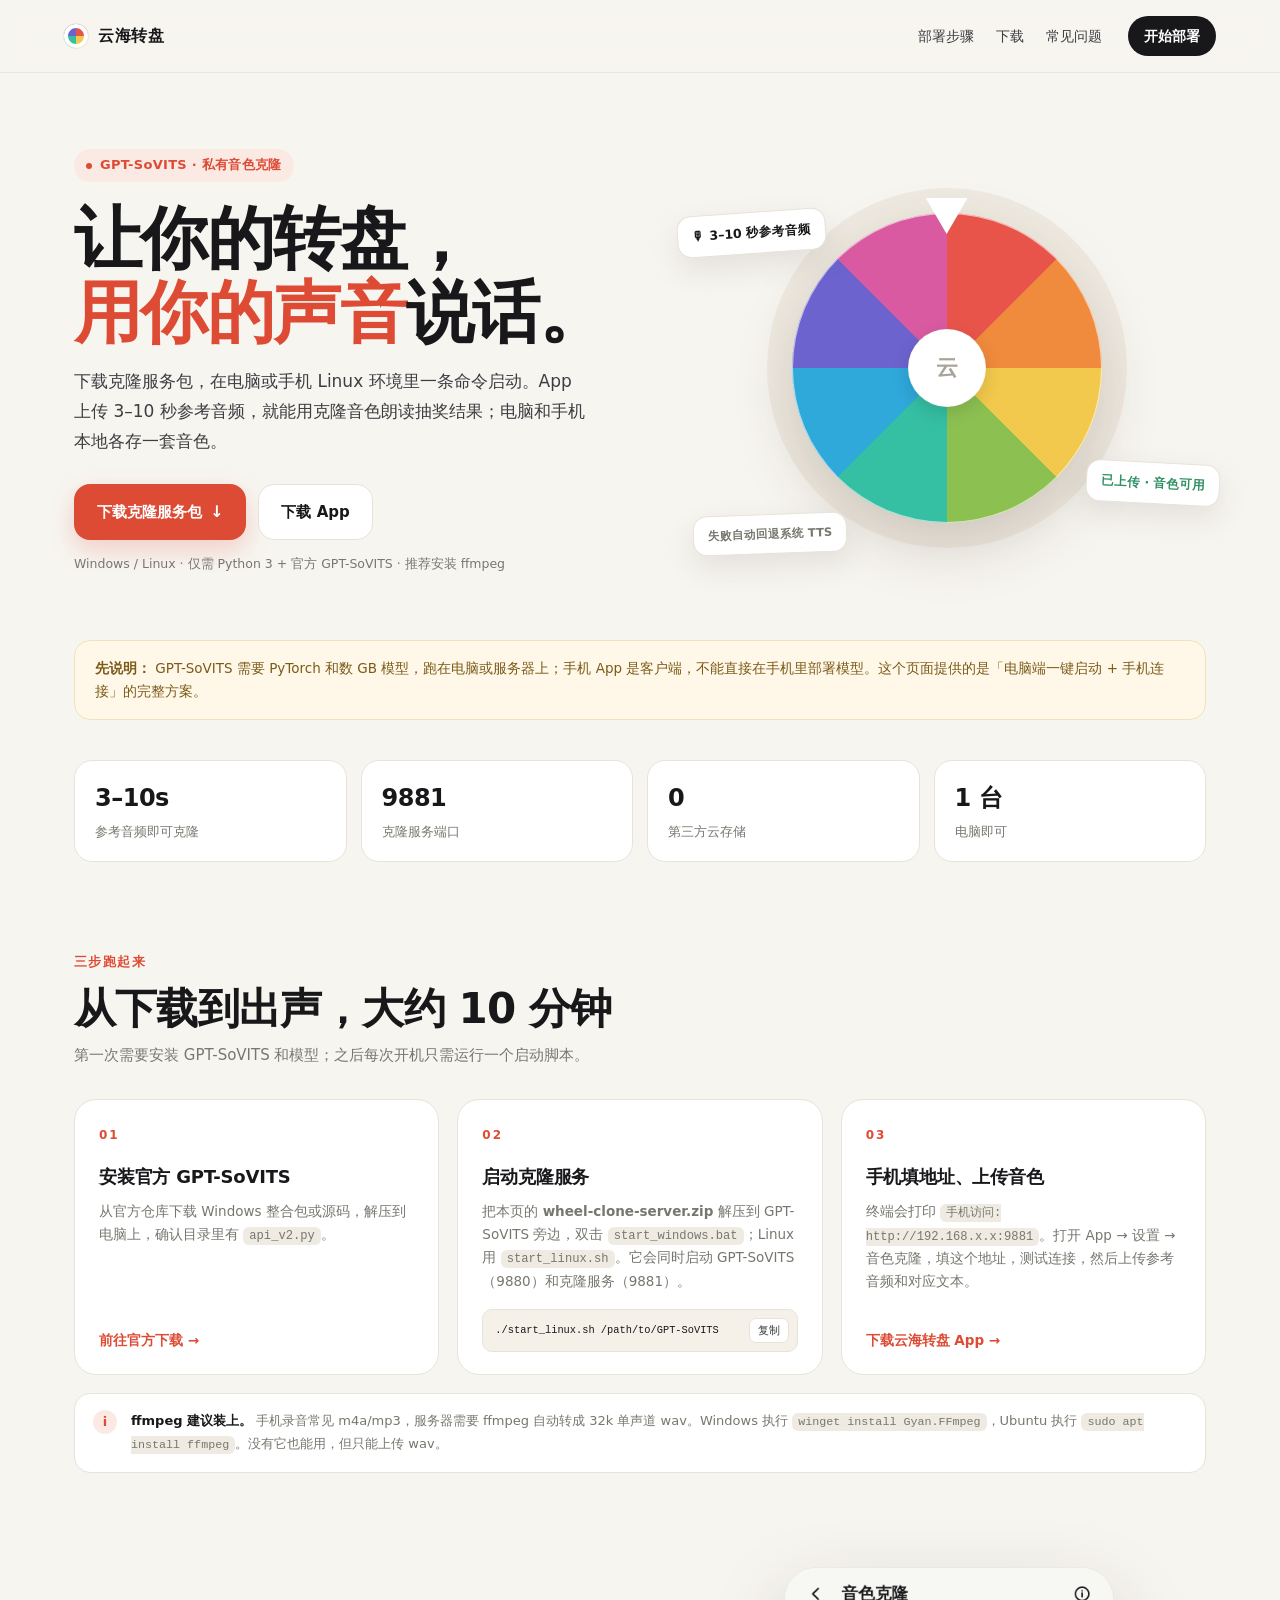
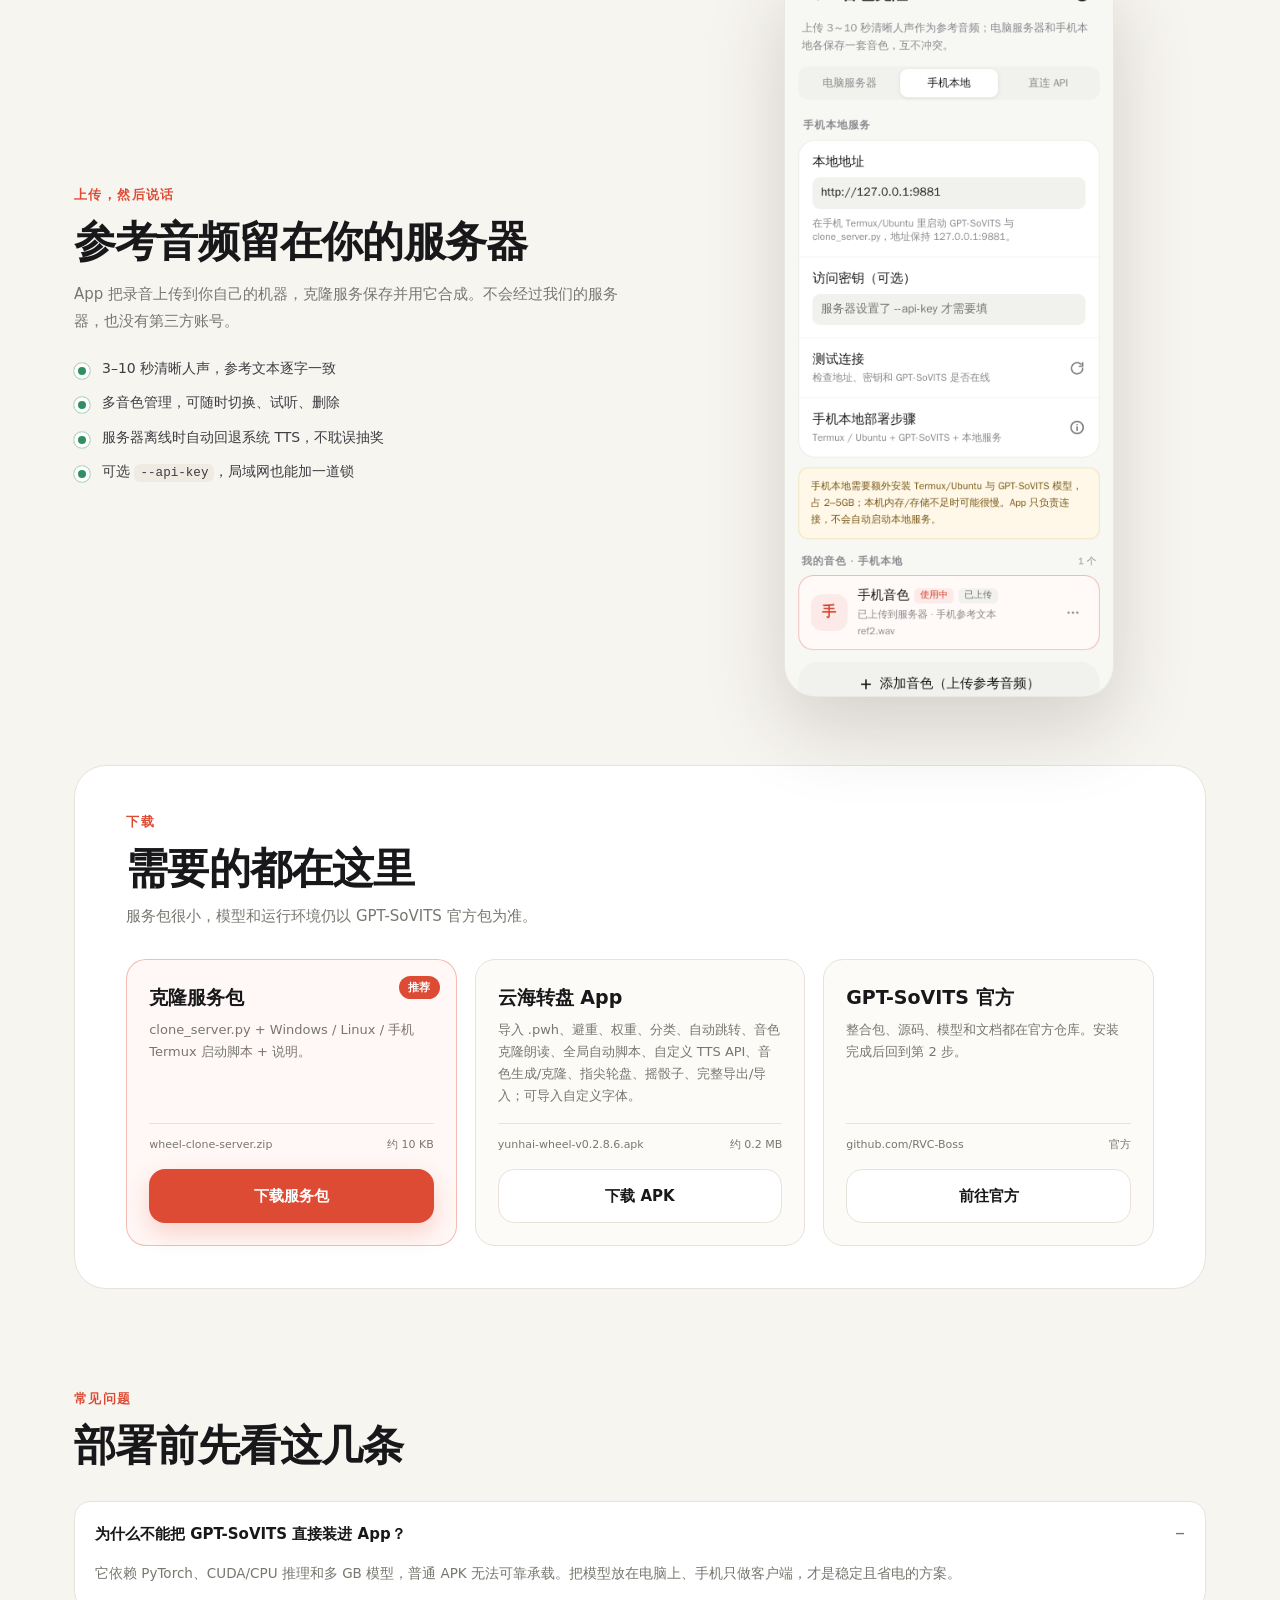
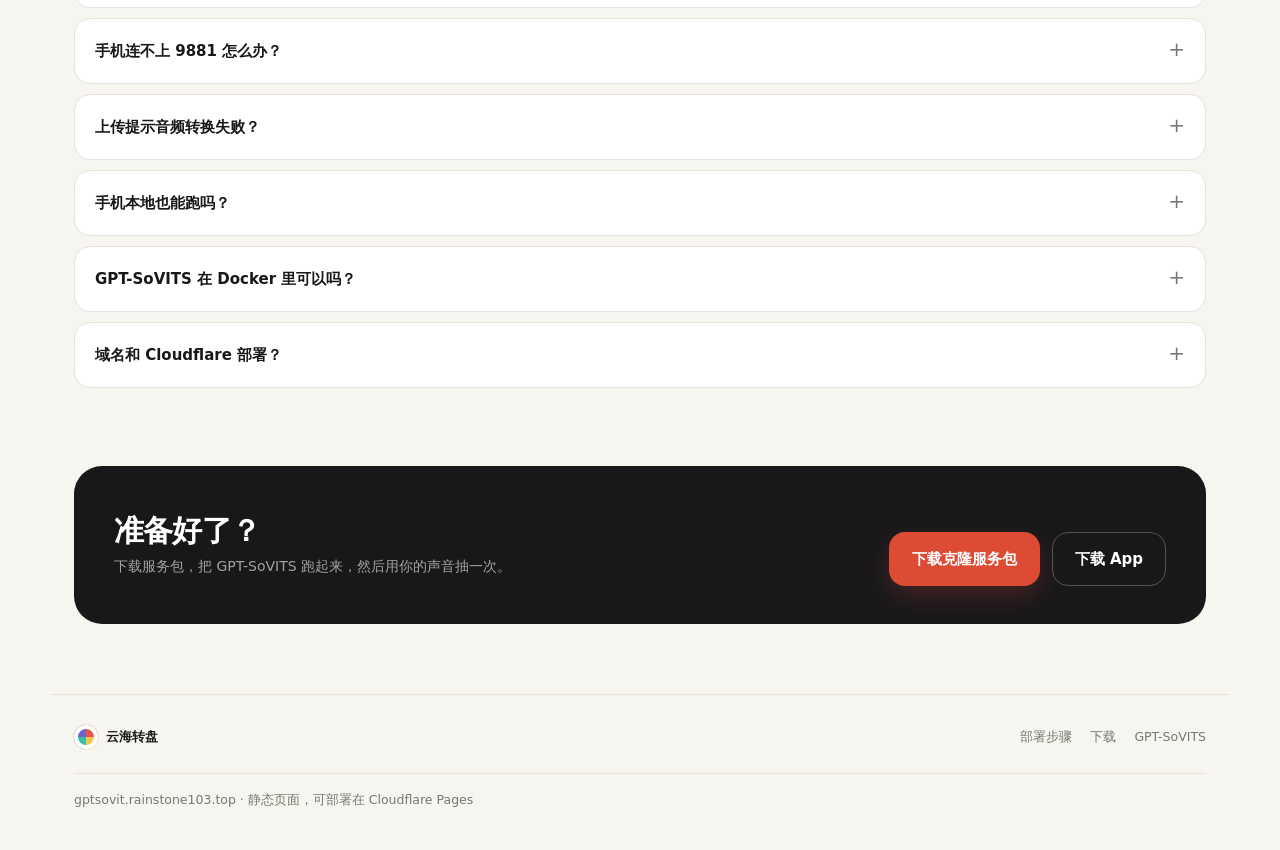
<file: site/index.html>
<!doctype html>
<html lang="zh-CN">
<head>
<meta charset="utf-8">
<meta name="viewport" content="width=device-width, initial-scale=1">
<title>云海转盘 · GPT-SoVITS 音色克隆部署</title>
<meta name="description" content="云海转盘配套的 GPT-SoVITS 音色克隆服务：下载一键启动包，在电脑上部署，手机上传 3–10 秒参考音频，用自己的声音朗读抽奖结果。">
<meta name="theme-color" content="#F7F5F0">
<meta property="og:title" content="云海转盘 · GPT-SoVITS 音色克隆部署">
<meta property="og:description" content="在电脑上跑起你的音色克隆服务，手机上传参考音频即可使用。">
<link rel="stylesheet" href="assets/style.css">
</head>
<body>
<header class="nav">
  <a class="brand" href="./">
    <span class="brand-wheel"></span>
    <span>云海转盘</span>
  </a>
  <nav class="nav-links">
    <a href="#steps">部署步骤</a>
    <a href="#downloads">下载</a>
    <a href="#faq">常见问题</a>
  </nav>
  <a class="nav-cta" href="#downloads">开始部署</a>
</header>

<main>
  <section class="hero">
    <div class="hero-copy">
      <div class="eyebrow"><span class="dot"></span> GPT-SoVITS · 私有音色克隆</div>
      <h1>让你的转盘，<br><span class="accent">用你的声音</span>说话。</h1>
      <p class="lead">下载克隆服务包，在电脑或手机 Linux 环境里一条命令启动。App 上传 3–10 秒参考音频，就能用克隆音色朗读抽奖结果；电脑和手机本地各存一套音色。</p>
      <div class="cta-row">
        <a class="btn primary" href="downloads/wheel-clone-server.zip" download>下载克隆服务包 <span class="arrow">↓</span></a>
        <a class="btn ghost" href="downloads/yunhai-wheel-v0.2.8.6.apk" download>下载 App</a>
      </div>
      <p class="fine">Windows / Linux · 仅需 Python 3 + 官方 GPT-SoVITS · 推荐安装 ffmpeg</p>
    </div>
    <div class="hero-art" aria-hidden="true">
      <div class="art-ring"></div>
      <div class="art-wheel">
        <div class="art-pointer"></div>
        <div class="art-hub">云</div>
      </div>
      <div class="float-card fc1">🎙 3–10 秒参考音频</div>
      <div class="float-card fc2">已上传 · 音色可用</div>
      <div class="float-card fc3">失败自动回退系统 TTS</div>
    </div>
  </section>

  <section class="notice">
    <div class="notice-inner">
      <strong>先说明：</strong> GPT-SoVITS 需要 PyTorch 和数 GB 模型，跑在电脑或服务器上；手机 App 是客户端，不能直接在手机里部署模型。这个页面提供的是「电脑端一键启动 + 手机连接」的完整方案。
    </div>
  </section>

  <section class="stats">
    <div><b>3–10s</b><span>参考音频即可克隆</span></div>
    <div><b>9881</b><span>克隆服务端口</span></div>
    <div><b>0</b><span>第三方云存储</span></div>
    <div><b>1 台</b><span>电脑即可</span></div>
  </section>

  <section id="steps" class="section">
    <div class="section-head">
      <span class="kicker">三步跑起来</span>
      <h2>从下载到出声，大约 10 分钟</h2>
      <p>第一次需要安装 GPT-SoVITS 和模型；之后每次开机只需运行一个启动脚本。</p>
    </div>

    <div class="steps">
      <article class="step">
        <div class="step-no">01</div>
        <h3>安装官方 GPT-SoVITS</h3>
        <p>从官方仓库下载 Windows 整合包或源码，解压到电脑上，确认目录里有 <code>api_v2.py</code>。</p>
        <a class="text-link" href="https://github.com/RVC-Boss/GPT-SoVITS/releases" target="_blank" rel="noopener">前往官方下载 →</a>
      </article>
      <article class="step">
        <div class="step-no">02</div>
        <h3>启动克隆服务</h3>
        <p>把本页的 <b>wheel-clone-server.zip</b> 解压到 GPT-SoVITS 旁边，双击 <code>start_windows.bat</code>；Linux 用 <code>start_linux.sh</code>。它会同时启动 GPT-SoVITS（9880）和克隆服务（9881）。</p>
        <div class="code-row">
          <code>./start_linux.sh /path/to/GPT-SoVITS</code>
          <button class="copy" data-copy="./start_linux.sh /path/to/GPT-SoVITS">复制</button>
        </div>
      </article>
      <article class="step">
        <div class="step-no">03</div>
        <h3>手机填地址、上传音色</h3>
        <p>终端会打印 <code>手机访问: http://192.168.x.x:9881</code>。打开 App → 设置 → 音色克隆，填这个地址，测试连接，然后上传参考音频和对应文本。</p>
        <a class="text-link" href="downloads/yunhai-wheel-v0.2.8.6.apk" download>下载云海转盘 App →</a>
      </article>
    </div>

    <div class="tip">
      <div class="tip-icon">i</div>
      <div><b>ffmpeg 建议装上。</b> 手机录音常见 m4a/mp3，服务器需要 ffmpeg 自动转成 32k 单声道 wav。Windows 执行 <code>winget install Gyan.FFmpeg</code>，Ubuntu 执行 <code>sudo apt install ffmpeg</code>。没有它也能用，但只能上传 wav。</div>
    </div>
  </section>

  <section class="section split">
    <div class="split-copy">
      <span class="kicker">上传，然后说话</span>
      <h2>参考音频留在你的服务器</h2>
      <p>App 把录音上传到你自己的机器，克隆服务保存并用它合成。不会经过我们的服务器，也没有第三方账号。</p>
      <ul class="checks">
        <li>3–10 秒清晰人声，参考文本逐字一致</li>
        <li>多音色管理，可随时切换、试听、删除</li>
        <li>服务器离线时自动回退系统 TTS，不耽误抽奖</li>
        <li>可选 <code>--api-key</code>，局域网也能加一道锁</li>
      </ul>
    </div>
    <div class="phone-shot">
      <img src="assets/screen-voice.png" alt="云海转盘音色克隆界面" loading="lazy">
    </div>
  </section>

  <section id="downloads" class="section downloads">
    <div class="section-head">
      <span class="kicker">下载</span>
      <h2>需要的都在这里</h2>
      <p>服务包很小，模型和运行环境仍以 GPT-SoVITS 官方包为准。</p>
    </div>
    <div class="dl-grid">
      <article class="dl-card featured">
        <div class="dl-tag">推荐</div>
        <h3>克隆服务包</h3>
        <p>clone_server.py + Windows / Linux / 手机 Termux 启动脚本 + 说明。</p>
        <div class="dl-meta"><span>wheel-clone-server.zip</span><span>约 10 KB</span></div>
        <a class="btn primary block" href="downloads/wheel-clone-server.zip" download>下载服务包</a>
      </article>
      <article class="dl-card">
        <h3>云海转盘 App</h3>
        <p>导入 .pwh、避重、权重、分类、自动跳转、音色克隆朗读、全局自动脚本、自定义 TTS API、音色生成/克隆、指尖轮盘、摇骰子、完整导出/导入；可导入自定义字体。</p>
        <div class="dl-meta"><span>yunhai-wheel-v0.2.8.6.apk</span><span>约 0.2 MB</span></div>
        <a class="btn ghost block" href="downloads/yunhai-wheel-v0.2.8.6.apk" download>下载 APK</a>
      </article>
      <article class="dl-card">
        <h3>GPT-SoVITS 官方</h3>
        <p>整合包、源码、模型和文档都在官方仓库。安装完成后回到第 2 步。</p>
        <div class="dl-meta"><span>github.com/RVC-Boss</span><span>官方</span></div>
        <a class="btn ghost block" href="https://github.com/RVC-Boss/GPT-SoVITS/releases" target="_blank" rel="noopener">前往官方</a>
      </article>
    </div>
  </section>

  <section id="faq" class="section faq">
    <div class="section-head">
      <span class="kicker">常见问题</span>
      <h2>部署前先看这几条</h2>
    </div>
    <details open>
      <summary>为什么不能把 GPT-SoVITS 直接装进 App？</summary>
      <p>它依赖 PyTorch、CUDA/CPU 推理和多 GB 模型，普通 APK 无法可靠承载。把模型放在电脑上、手机只做客户端，才是稳定且省电的方案。</p>
    </details>
    <details>
      <summary>手机连不上 9881 怎么办？</summary>
      <p>确认手机和电脑在同一 Wi-Fi；确认终端打印的 IP；在电脑浏览器打开 <code>http://127.0.0.1:9881/health</code> 自检；Windows 防火墙第一次弹窗要选“允许”；公司/酒店网络可能隔离设备。</p>
    </details>
    <details>
      <summary>上传提示音频转换失败？</summary>
      <p>服务器缺少 ffmpeg。安装 ffmpeg 并重新启动服务；或先把音频转成 wav 再上传。</p>
    </details>
    <details>
      <summary>手机本地也能跑吗？</summary>
      <p>可以，但需要 Termux 或 Ubuntu 环境，先安装 GPT-SoVITS 和模型，再运行 <code>start_phone.sh</code>，App 地址填 <code>http://127.0.0.1:9881</code>。手机没有 GPU，合成会比电脑慢很多；存储/内存不足时不建议。</p>
    </details>
    <details>
      <summary>GPT-SoVITS 在 Docker 里可以吗？</summary>
      <p>可以，但克隆服务和 GPT-SoVITS 必须能看到同一份 <code>voices/</code> 目录，并把容器内路径配置一致；否则 GPT-SoVITS 找不到参考音频。最容易成功的是两者都跑在宿主机上。</p>
    </details>
    <details>
      <summary>域名和 Cloudflare 部署？</summary>
      <p>这个页面是纯静态站点，可直接上传到 Cloudflare Pages。把项目自定义域名设为 <code>gptsovit.rainstone103.top</code>，Cloudflare 会自动创建 CNAME；如果域名 DNS 不在 Cloudflare，需要在当前 DNS 服务商添加 CNAME 指向 <code>&lt;项目&gt;.pages.dev</code>。</p>
    </details>
  </section>

  <section class="final-cta">
    <div>
      <h2>准备好了？</h2>
      <p>下载服务包，把 GPT-SoVITS 跑起来，然后用你的声音抽一次。</p>
    </div>
    <div class="cta-row">
      <a class="btn primary" href="downloads/wheel-clone-server.zip" download>下载克隆服务包</a>
      <a class="btn ghost" href="downloads/yunhai-wheel-v0.2.8.6.apk" download>下载 App</a>
    </div>
  </section>
</main>

<footer>
  <div class="foot-brand"><span class="brand-wheel"></span> 云海转盘</div>
  <div class="foot-links">
    <a href="#steps">部署步骤</a>
    <a href="#downloads">下载</a>
    <a href="https://github.com/RVC-Boss/GPT-SoVITS" target="_blank" rel="noopener">GPT-SoVITS</a>
  </div>
  <div class="foot-note">gptsovit.rainstone103.top · 静态页面，可部署在 Cloudflare Pages</div>
</footer>

<script src="assets/app.js"></script>
</body>
</html>
</file>
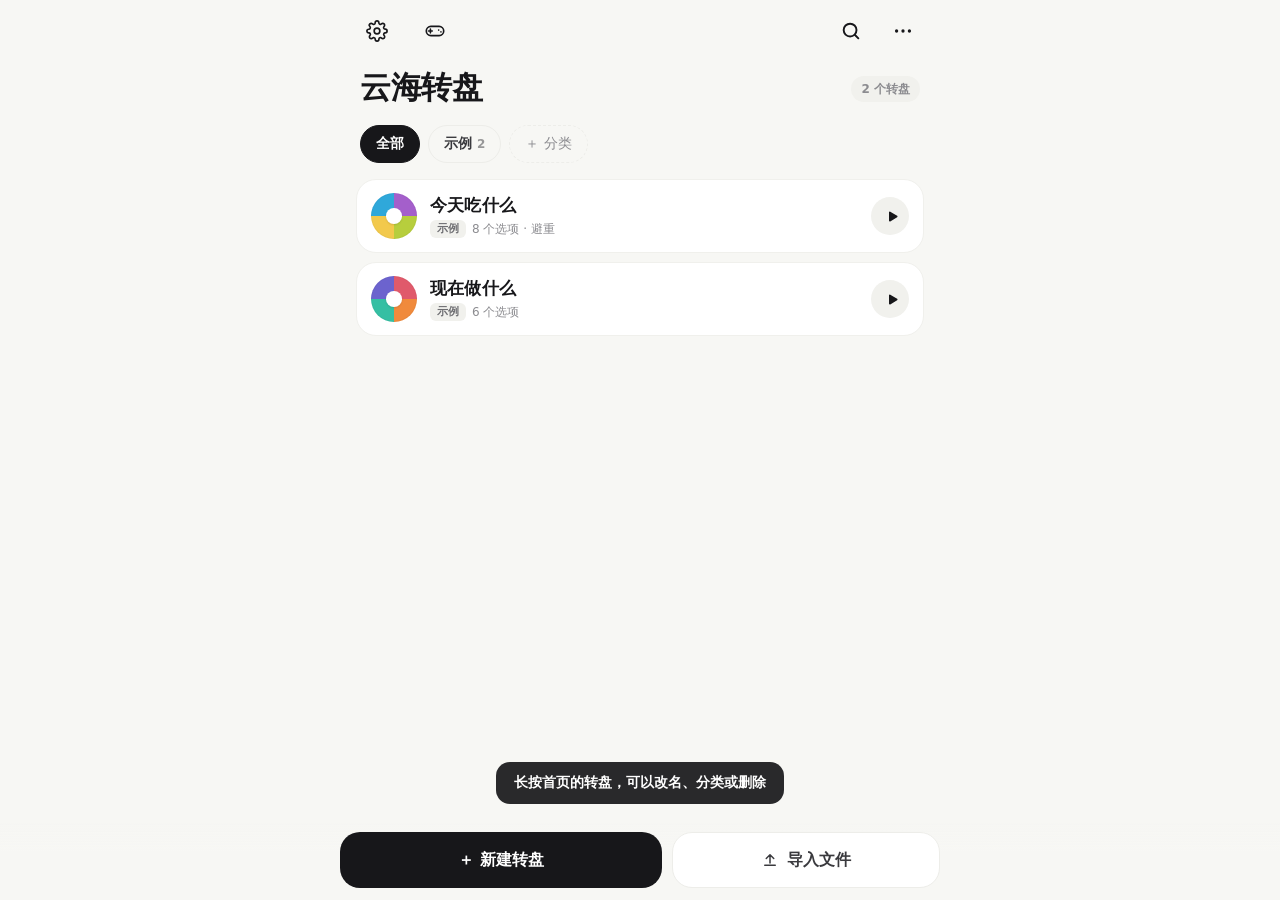
<file: web/index.html>
<!doctype html>
<html lang="zh-CN">
<head>
<meta charset="utf-8">
<meta name="viewport" content="width=device-width, initial-scale=1, maximum-scale=1, user-scalable=no, viewport-fit=cover">
<meta name="theme-color" content="#F7F7F4">
<title>云海转盘</title>
<link rel="stylesheet" href="app.css">
</head>
<body>
<div id="app"></div>
<div id="overlay-root"></div>
<div id="toast" role="status"></div>
<script src="js/core.js"></script>
<script src="js/home.js"></script>
<script src="js/wheel.js"></script>
<script src="js/editor.js"></script>
<script src="js/rules.js"></script>
<script src="js/categories.js"></script>
<script src="js/settings.js"></script>
<script src="js/voices.js"></script>
<script src="js/script.js"></script>
<script src="js/script-engine.js"></script>
<script src="js/script-modules.js"></script>
<script src="js/history.js"></script>
<script src="js/fun.js"></script>
<script src="js/ttsfiles.js"></script>
<script src="js/aitrans.js"></script>
<script src="js/boot.js"></script>
</body>
</html>
</file>
<file: site/assets/style.css>
:root{
  --bg:#F7F5F0;
  --paper:#FFFFFF;
  --ink:#18181B;
  --ink-2:#3D3D42;
  --sub:#77776F;
  --line:#E7E3DA;
  --accent:#DE4B35;
  --accent-soft:#FBE9E4;
  --green:#2F8F62;
  --r:22px;
}
*{box-sizing:border-box}
html{scroll-behavior:smooth}
body{
  margin:0;background:var(--bg);color:var(--ink);
  font-family:-apple-system,BlinkMacSystemFont,"PingFang SC","HarmonyOS Sans SC","Noto Sans SC","Source Han Sans SC",system-ui,sans-serif;
  -webkit-font-smoothing:antialiased;line-height:1.6;
}
a{color:inherit;text-decoration:none}
img{max-width:100%;display:block}
code{font-family:"SFMono-Regular",Consolas,"Liberation Mono",monospace;font-size:.9em;background:#EFEBE3;border-radius:6px;padding:2px 6px}
.nav{
  position:sticky;top:0;z-index:20;display:flex;align-items:center;gap:26px;
  padding:16px max(24px,5vw);background:rgba(247,245,240,.88);backdrop-filter:blur(14px);
  border-bottom:1px solid rgba(231,227,218,.7);
}
.brand{display:flex;align-items:center;gap:10px;font-weight:800;letter-spacing:.5px}
.brand-wheel{width:24px;height:24px;border-radius:50%;display:inline-block;background:conic-gradient(#E8544A 0 25%,#F2C94C 0 50%,#35BFA3 0 75%,#6C63CE 0 100%);box-shadow:inset 0 0 0 4px #fff,0 0 0 1px rgba(0,0,0,.06)}
.nav-links{display:flex;gap:22px;margin-left:auto;font-size:14px;color:var(--ink-2)}
.nav-links a:hover{color:var(--accent)}
.nav-cta{font-size:14px;font-weight:700;background:var(--ink);color:#fff;padding:9px 16px;border-radius:999px}
.nav-cta:hover{background:#000}
main{max-width:1180px;margin:0 auto;padding:0 24px}
.hero{display:grid;grid-template-columns:1.05fr .95fr;gap:40px;align-items:center;padding:76px 0 46px}
.eyebrow{display:inline-flex;align-items:center;gap:8px;font-size:13px;font-weight:700;color:var(--accent);background:var(--accent-soft);border-radius:999px;padding:6px 12px;letter-spacing:.3px}
.dot{width:6px;height:6px;border-radius:50%;background:var(--accent)}
h1{font-size:clamp(40px,5.4vw,68px);line-height:1.08;letter-spacing:-1.6px;margin:20px 0 18px;font-weight:900}
.accent{color:var(--accent)}
.lead{font-size:17px;color:var(--ink-2);max-width:520px;line-height:1.75}
.cta-row{display:flex;gap:12px;flex-wrap:wrap;margin-top:28px}
.btn{display:inline-flex;align-items:center;justify-content:center;gap:8px;padding:14px 22px;border-radius:16px;font-weight:750;font-size:15px;border:1px solid transparent;transition:transform .15s,background .15s;cursor:pointer}
.btn:active{transform:scale(.98)}
.btn.primary{background:var(--accent);color:#fff;box-shadow:0 10px 24px rgba(222,75,53,.22)}
.btn.primary:hover{background:#c93f2a}
.btn.ghost{background:var(--paper);border-color:var(--line);color:var(--ink)}
.btn.ghost:hover{border-color:#D6D0C4}
.btn.block{width:100%;margin-top:16px}
.arrow{font-size:16px}
.fine{font-size:12.5px;color:var(--sub);margin-top:14px}
.hero-art{position:relative;height:420px;display:flex;align-items:center;justify-content:center}
.art-ring{position:absolute;width:360px;height:360px;border-radius:50%;background:#EFEAE1}
.art-wheel{position:relative;width:310px;height:310px;border-radius:50%;background:conic-gradient(#E8544A 0 12.5%,#F08A3C 0 25%,#F2C94C 0 37.5%,#8CC152 0 50%,#35BFA3 0 62.5%,#2FA8DA 0 75%,#6C63CE 0 87.5%,#D95AA0 0 100%);box-shadow:0 24px 60px rgba(60,45,30,.18),inset 0 0 0 1px rgba(255,255,255,.6)}
.art-hub{position:absolute;left:50%;top:50%;transform:translate(-50%,-50%);width:78px;height:78px;border-radius:50%;background:#fff;display:flex;align-items:center;justify-content:center;font-weight:900;font-size:22px;color:#A9A399;box-shadow:0 6px 18px rgba(0,0,0,.12),inset 0 0 0 1px rgba(0,0,0,.03);z-index:2}
.art-pointer{position:absolute;left:50%;top:-15px;transform:translateX(-50%);width:42px;height:36px;background:#fff;clip-path:polygon(50% 100%,0 0,100% 0);filter:drop-shadow(0 6px 7px rgba(0,0,0,.18));z-index:3}
.float-card{position:absolute;background:#fff;border:1px solid var(--line);border-radius:14px;padding:10px 14px;font-size:12.5px;font-weight:650;box-shadow:0 12px 30px rgba(60,45,30,.1);white-space:nowrap}
.fc1{left:-10px;top:54px;rotate:-4deg}
.fc2{right:-14px;bottom:74px;rotate:3deg;color:var(--green)}
.fc3{left:6px;bottom:24px;rotate:-2deg;font-size:11.5px;color:var(--sub)}
.notice{background:#FFF8E8;border:1px solid #F1E2BD;border-radius:16px;padding:2px;margin:8px 0 40px}
.notice-inner{padding:14px 18px;font-size:13.5px;color:#7B5A18;line-height:1.7}
.stats{display:grid;grid-template-columns:repeat(4,1fr);gap:14px;padding:0 0 60px}
.stats div{background:var(--paper);border:1px solid var(--line);border-radius:18px;padding:18px 20px}
.stats b{display:block;font-size:24px;letter-spacing:-.5px}
.stats span{font-size:12.5px;color:var(--sub)}
.section{padding:26px 0 68px}
.section-head{max-width:620px;margin-bottom:30px}
.kicker{font-size:12.5px;font-weight:800;letter-spacing:1.4px;color:var(--accent);text-transform:uppercase}
h2{font-size:clamp(28px,3.4vw,42px);line-height:1.18;letter-spacing:-.8px;margin:10px 0 10px;font-weight:900}
.section-head p{color:var(--sub);font-size:15px;margin:0;line-height:1.7}
.steps{display:grid;grid-template-columns:repeat(3,1fr);gap:18px}
.step{background:var(--paper);border:1px solid var(--line);border-radius:var(--r);padding:26px 24px 22px;position:relative;display:flex;flex-direction:column}
.step-no{font-size:12px;font-weight:900;color:var(--accent);letter-spacing:2px;margin-bottom:18px}
.step h3{font-size:18px;margin:0 0 8px;letter-spacing:-.2px}
.step p{font-size:13.5px;color:var(--sub);line-height:1.7;margin:0 0 16px;flex:1}
.text-link{font-size:13.5px;font-weight:750;color:var(--accent)}
.code-row{display:flex;align-items:center;gap:6px;background:#F5F1E9;border:1px solid var(--line);border-radius:10px;padding:8px 8px 8px 12px;font-size:11.5px;overflow:hidden}
.code-row code{background:none;padding:0;white-space:nowrap;overflow:hidden;text-overflow:ellipsis;flex:1;min-width:0}
.copy{flex:none;border:1px solid var(--line);background:#fff;border-radius:7px;padding:4px 8px;font-size:11px;cursor:pointer;color:var(--ink-2)}
.tip{display:flex;gap:14px;background:var(--paper);border:1px solid var(--line);border-radius:16px;padding:16px 18px;margin-top:18px;font-size:13px;color:var(--sub);line-height:1.7}
.tip b{color:var(--ink)}
.tip-icon{flex:none;width:24px;height:24px;border-radius:50%;background:var(--accent-soft);color:var(--accent);display:flex;align-items:center;justify-content:center;font-weight:900;font-size:13px}
.split{display:grid;grid-template-columns:1.05fr .95fr;gap:48px;align-items:center}
.split-copy p{color:var(--sub);font-size:15px;line-height:1.8}
.checks{list-style:none;padding:0;margin:22px 0 0;display:flex;flex-direction:column;gap:12px}
.checks li{position:relative;padding-left:28px;font-size:14px;color:var(--ink-2)}
.checks li:before{content:"";position:absolute;left:0;top:6px;width:16px;height:16px;border-radius:50%;background:var(--green);box-shadow:inset 0 0 0 4px #fff;outline:1px solid rgba(47,143,98,.25)}
.phone-shot{display:flex;justify-content:center}
.phone-shot img{width:min(330px,100%);border-radius:32px;box-shadow:0 30px 80px rgba(50,40,28,.18);border:1px solid rgba(0,0,0,.05)}
.downloads{background:var(--paper);border:1px solid var(--line);border-radius:32px;padding:42px max(24px,4vw);margin-bottom:70px}
.dl-grid{display:grid;grid-template-columns:repeat(3,1fr);gap:18px}
.dl-card{border:1px solid var(--line);border-radius:20px;padding:22px;display:flex;flex-direction:column;position:relative;background:#FCFBF8}
.dl-card.featured{border-color:rgba(222,75,53,.35);background:#FFF8F6}
.dl-tag{position:absolute;right:16px;top:16px;background:var(--accent);color:#fff;font-size:10.5px;font-weight:800;border-radius:999px;padding:3px 9px;letter-spacing:.5px}
.dl-card h3{font-size:19px;margin:0 0 6px}
.dl-card p{font-size:13px;color:var(--sub);line-height:1.7;margin:0 0 16px;flex:1}
.dl-meta{display:flex;justify-content:space-between;gap:8px;font-size:11px;color:var(--sub);border-top:1px solid var(--line);padding-top:12px}
.faq details{background:var(--paper);border:1px solid var(--line);border-radius:16px;padding:4px 20px;margin-bottom:10px}
.faq summary{font-size:15px;font-weight:700;padding:16px 0;cursor:pointer;list-style:none;display:flex;justify-content:space-between;gap:12px}
.faq summary::-webkit-details-marker{display:none}
.faq summary:after{content:"+";color:var(--sub);font-weight:400;font-size:20px;line-height:1}
.faq details[open] summary:after{content:"–"}
.faq details p{margin:0 0 18px;color:var(--sub);font-size:13.5px;line-height:1.75}
.final-cta{display:flex;align-items:center;justify-content:space-between;gap:30px;background:var(--ink);color:#fff;border-radius:28px;padding:38px 40px;margin-bottom:70px}
.final-cta h2{margin:0 0 6px;font-size:30px}
.final-cta p{margin:0;color:rgba(255,255,255,.6);font-size:14px}
.final-cta .btn.ghost{background:transparent;border-color:rgba(255,255,255,.25);color:#fff}
footer{border-top:1px solid var(--line);padding:30px 24px 40px;max-width:1180px;margin:0 auto;display:flex;flex-wrap:wrap;gap:18px;align-items:center;font-size:12.5px;color:var(--sub)}
.foot-brand{display:flex;align-items:center;gap:8px;font-weight:800;color:var(--ink)}
.foot-links{display:flex;gap:18px;margin-left:auto}
.foot-links a:hover{color:var(--accent)}
.foot-note{flex-basis:100%;border-top:1px solid var(--line);padding-top:16px;margin-top:6px}
@media(max-width:900px){
  .hero{grid-template-columns:1fr;padding-top:48px}
  .hero-art{height:330px;order:2;margin-top:18px}
  .art-wheel{width:250px;height:250px}.art-ring{width:300px;height:300px}
  .fc1,.fc2,.fc3{display:none}
  .steps,.dl-grid{grid-template-columns:1fr}
  .split{grid-template-columns:1fr;gap:26px}
  .stats{grid-template-columns:repeat(2,1fr)}
  .final-cta{flex-direction:column;align-items:flex-start}
  .nav-links{display:none}
  .downloads{padding:28px 20px;border-radius:24px}
}
@media(max-width:520px){
  main{padding:0 18px}
  h1{letter-spacing:-1px}
  .hero-art{height:310px}
  .art-wheel{width:210px;height:210px}.art-ring{width:250px;height:250px}
  .art-hub{width:64px;height:64px;font-size:19px}
  .stats b{font-size:20px}
  .final-cta{padding:28px 24px}
}
</file>
<file: web/app.css>
*{box-sizing:border-box;-webkit-tap-highlight-color:transparent}
html,body{margin:0;padding:0;height:100%}
:root{
  --bg:#F7F7F4;
  --bg-soft:#FBFBF9;
  --card:#FFFFFF;
  --ink:#17171A;
  --ink-2:#3A3A3E;
  --sub:#8C8C90;
  --line:#EDEDE9;
  --pill:#F1F1ED;
  --pill-2:#E9E9E4;
  --accent:#D8402F;
  --accent-soft:#FBEAE7;
  --green:#2F9E63;
  --blue:#3B6FD8;
  --r-lg:26px;
  --r-md:20px;
  --r-sm:14px;
  --shadow:0 10px 30px rgba(20,20,25,.08);
  --sat:0px;
  --sab:0px;
  --font-ui:-apple-system,BlinkMacSystemFont,"PingFang SC","HarmonyOS Sans SC","Noto Sans SC","Source Han Sans SC",system-ui,sans-serif;
  --font-wheel:var(--font-ui);
}
html,body{background:var(--bg);color:var(--ink);font-family:var(--font-ui);-webkit-font-smoothing:antialiased;overscroll-behavior:none;user-select:none}
body{min-height:100%;font-size:16px;line-height:1.4}
button,input,select,textarea{font:inherit;color:inherit}
button{border:none;background:none;padding:0;cursor:pointer}
input,textarea{user-select:text;-webkit-user-select:text}
#app{max-width:600px;margin:0 auto;min-height:100vh;min-height:100dvh;position:relative}
.page{min-height:100vh;min-height:100dvh;display:flex;flex-direction:column;animation:pagein .26s cubic-bezier(.2,.8,.3,1)}
@keyframes pagein{from{opacity:.4;transform:translateY(8px)}to{opacity:1;transform:none}}
.hidden{display:none!important}

/* ---------- generic ---------- */
.topbar{display:flex;align-items:center;gap:10px;padding:calc(10px + var(--sat)) 16px 6px;min-height:54px}
.topbar .spacer{flex:1}
.icon-btn{width:42px;height:42px;border-radius:50%;display:flex;align-items:center;justify-content:center;color:var(--ink);transition:background .15s,transform .12s;flex:none}
.icon-btn:active{transform:scale(.92);background:var(--pill)}
.icon-btn.ghost{background:var(--pill)}
.icon-btn svg{width:22px;height:22px;display:block}
.title-pill{font-family:var(--font-wheel);display:inline-flex;align-items:center;gap:8px;max-width:62vw;padding:9px 18px;border-radius:16px;background:var(--pill);font-weight:800;font-size:19px;letter-spacing:.5px;transition:background .15s}
.title-pill:active{background:var(--pill-2)}
.title-pill span{overflow:hidden;text-overflow:ellipsis;white-space:nowrap}
.title-pill svg{width:17px;height:17px;flex:none;opacity:.8}
.btn{display:inline-flex;align-items:center;justify-content:center;gap:8px;border-radius:24px;padding:14px 22px;font-weight:700;font-size:16px;background:var(--pill);transition:transform .12s,opacity .15s}
.btn:active{transform:scale(.97)}
.btn.primary{background:var(--ink);color:#fff}
.btn.accent{background:var(--accent);color:#fff}
.btn.soft{background:var(--accent-soft);color:var(--accent)}
.btn.ghost{background:transparent;color:var(--sub)}
.btn.block{width:100%}
.btn:disabled{opacity:.45}
.btn svg{width:18px;height:18px}
.h1{font-size:31px;font-weight:900;letter-spacing:-.5px;margin:0}
.muted{color:var(--sub)}
.small{font-size:13px}
.tiny{font-size:11.5px}
.ok{color:var(--green)}
.danger{color:var(--accent)}
.row{display:flex;align-items:center;gap:10px}
.grow{flex:1;min-width:0}
.ellipsis{overflow:hidden;text-overflow:ellipsis;white-space:nowrap}

/* switch */
.switch{position:relative;width:50px;height:30px;border-radius:15px;background:#DCDCD7;transition:background .2s;flex:none;display:inline-block}
.switch:after{content:"";position:absolute;top:3px;left:3px;width:24px;height:24px;border-radius:50%;background:#fff;box-shadow:0 1px 3px rgba(0,0,0,.2);transition:transform .2s}
.switch.on{background:var(--ink)}
.switch.on:after{transform:translateX(20px)}

/* ---------- home ---------- */
.home-head{padding:8px 20px 0}
.home-title-row{display:flex;align-items:flex-end;justify-content:space-between;gap:12px}
.count-pill{font-size:12px;font-weight:700;color:var(--sub);background:var(--pill);padding:5px 10px;border-radius:999px;margin-bottom:7px;white-space:nowrap}
.chips{display:flex;gap:8px;overflow-x:auto;padding:16px 0 10px;margin:0 -20px;padding-left:20px;padding-right:20px;scrollbar-width:none}
.chips::-webkit-scrollbar{display:none}
.chip{flex:none;border-radius:999px;padding:8px 15px;background:transparent;border:1px solid var(--line);color:var(--ink-2);font-size:14px;font-weight:600;transition:all .15s;white-space:nowrap}
.chip.on{background:var(--ink);color:#fff;border-color:var(--ink)}
.chip.add{border-style:dashed;color:var(--sub);font-weight:500}
.search-wrap{display:flex;align-items:center;gap:10px;background:var(--card);border:1px solid var(--line);border-radius:16px;padding:0 14px;margin:2px 0 8px;height:46px;animation:pagein .18s}
.search-wrap svg{width:18px;height:18px;color:var(--sub);flex:none}
.search-wrap input{flex:1;border:none;outline:none;background:transparent;font-size:15px;min-width:0}
.search-wrap .clear{color:var(--sub);font-size:13px;padding:6px}

.wheel-list{padding:6px 16px calc(120px + var(--sab));display:flex;flex-direction:column;gap:9px}
.wheel-card{display:flex;align-items:center;gap:13px;background:var(--card);border-radius:var(--r-md);padding:13px 14px;border:1px solid #F0F0EC;content-visibility:auto;contain-intrinsic-size:76px;transition:transform .12s,background .12s;position:relative}
.wheel-card:active{transform:scale(.985);background:#FCFCFA}
.mini-wheel{width:46px;height:46px;border-radius:50%;flex:none;position:relative;background-color:var(--c1);background-image:conic-gradient(var(--c1) 0 25%,var(--c2) 0 50%,var(--c3) 0 75%,var(--c4) 0 100%);box-shadow:inset 0 0 0 1px rgba(0,0,0,.04)}
.mini-wheel:after{content:"";position:absolute;top:33%;left:33%;right:33%;bottom:33%;border-radius:50%;background:#fff;box-shadow:0 1px 2px rgba(0,0,0,.12)}
.card-main{flex:1;min-width:0}
.card-title{font-size:16.5px;font-weight:700;letter-spacing:.2px;overflow:hidden;text-overflow:ellipsis;white-space:nowrap}
.card-sub{font-size:12px;color:var(--sub);margin-top:3px;display:flex;align-items:center;gap:6px;white-space:nowrap;overflow:hidden}
.tag{display:inline-flex;align-items:center;padding:1px 7px;border-radius:6px;background:var(--pill);font-size:11px;color:#6E6E72;font-weight:600}
.tag.accent{background:var(--accent-soft);color:var(--accent)}
.card-play{width:38px;height:38px;border-radius:50%;background:var(--pill);display:flex;align-items:center;justify-content:center;flex:none;color:var(--ink)}
.card-play svg{width:15px;height:15px;margin-left:2px}
.sort-arrows{display:flex;flex-direction:column;gap:2px;flex:none}
.sort-arrows button{width:30px;height:24px;border-radius:8px;background:var(--pill);display:flex;align-items:center;justify-content:center;font-size:12px;color:var(--ink-2)}
.empty{padding:56px 20px;text-align:center;color:var(--sub)}
.empty .big-wheel{width:110px;height:110px;border-radius:50%;margin:0 auto 18px;background:conic-gradient(#F0A6A0 0 25%,#F5CF8E 0 50%,#A9D8B5 0 75%,#A8C3EC 0 100%);opacity:.85;position:relative}
.empty .big-wheel:after{content:"";position:absolute;top:34%;left:34%;right:34%;bottom:34%;background:var(--bg);border-radius:50%}
.empty h3{color:var(--ink);font-size:18px;margin:0 0 6px}
.empty p{margin:0 0 20px;font-size:14px}

.bottom-bar{position:fixed;left:0;right:0;bottom:0;z-index:20;padding:10px 16px calc(12px + var(--sab));background:linear-gradient(to top,var(--bg) 62%,rgba(247,247,244,0));pointer-events:none}
.bottom-bar .inner{max-width:600px;margin:0 auto;display:flex;gap:10px;pointer-events:auto}
.bottom-bar .btn{height:56px;border-radius:20px;font-size:16px}
.bottom-bar .btn.primary{flex:1.25}
.bottom-bar .btn:not(.primary){flex:1;background:var(--card);border:1px solid var(--line);color:var(--ink-2)}

/* ---------- wheel page ---------- */
.wheel-page{padding-top:0}
.wheel-top{display:flex;align-items:center;gap:8px;padding:calc(10px + var(--sat)) 16px 4px}
.wheel-top .title-pill{flex:none;margin:0 auto}
.wheel-body{flex:1;display:flex;flex-direction:column;align-items:center;justify-content:center;padding:0 20px 18px;position:relative}
.remaining{font-family:var(--font-wheel);position:absolute;left:20px;top:10px;background:var(--pill);border-radius:13px;padding:9px 14px;font-size:14px;font-weight:800;letter-spacing:.3px;z-index:3}
.remaining b{font-size:16px}
.wheel-stage{position:relative;width:min(90vw,440px);margin:0 auto;touch-action:none}
.wheel-stage:before{content:"";display:block;padding-top:100%}
.wheel-stage canvas{position:absolute;left:0;top:0;width:100%;height:100%;display:block;border-radius:50%}
.pointer{position:absolute;top:-13px;left:50%;transform:translateX(-50%);width:46px;height:36px;z-index:4;pointer-events:none;filter:drop-shadow(0 4px 6px rgba(0,0,0,.2))}
.pointer svg{display:block;width:100%;height:100%}
.hub-label{position:absolute;left:50%;top:50%;transform:translate(-50%,-50%);width:23%;height:23%;border-radius:50%;background:#fff;box-shadow:0 4px 16px rgba(0,0,0,.13),inset 0 0 0 1px rgba(0,0,0,.04);display:flex;align-items:center;justify-content:center;color:#C9C9C4;font-weight:900;font-size:clamp(15px,4.6vw,22px);letter-spacing:1px;pointer-events:none}
.spinning .hub-label{animation:hubpulse .6s ease-in-out infinite alternate}
@keyframes hubpulse{from{transform:translate(-50%,-50%) scale(1)}to{transform:translate(-50%,-50%) scale(1.06)}}
.wheel-foot{padding:14px 18px calc(16px + var(--sab));display:flex;align-items:center;gap:12px}
.wheel-foot .icon-btn{width:52px;height:52px;background:var(--pill);border-radius:50%}
.wheel-foot .icon-btn svg{width:23px;height:23px}
.spin-btn{font-family:var(--font-wheel);flex:1;height:60px;border-radius:22px;background:var(--pill);color:var(--accent);font-size:21px;font-weight:800;letter-spacing:5px;display:flex;align-items:center;justify-content:center;transition:transform .12s,background .2s;text-indent:5px}
.spin-btn:active{transform:scale(.975);background:var(--pill-2)}
.spin-btn.disabled{color:#B9B9B4;letter-spacing:2px;font-size:16px;text-indent:2px}
.spin-btn svg{width:20px;height:20px;margin-right:2px}

/* result */
.overlay{position:fixed;top:0;right:0;bottom:0;left:0;z-index:60;display:flex;align-items:flex-end;justify-content:center;background:rgba(20,20,25,.32);backdrop-filter:blur(3px);-webkit-backdrop-filter:blur(3px);animation:fade .2s}
.overlay.center{align-items:center;padding:24px}
@keyframes fade{from{opacity:0}to{opacity:1}}
.sheet{width:100%;max-width:600px;background:var(--bg-soft);border-radius:26px 26px 0 0;padding:10px 20px calc(22px + var(--sab));max-height:88vh;overflow-y:auto;animation:up .28s cubic-bezier(.2,.8,.3,1);box-shadow:0 -10px 40px rgba(0,0,0,.12)}
@keyframes up{from{transform:translateY(30px);opacity:.5}to{transform:none;opacity:1}}
.sheet-handle{width:38px;height:4px;border-radius:2px;background:#DEDEDA;margin:4px auto 12px}
.sheet h3{margin:4px 0 12px;font-size:18px;font-weight:800}
.modal{width:100%;max-width:420px;max-height:86vh;overflow-y:auto;background:var(--bg-soft);border-radius:24px;padding:22px;box-shadow:0 20px 60px rgba(0,0,0,.2);animation:pop .22s cubic-bezier(.2,.9,.3,1.1)}
@keyframes pop{from{transform:scale(.94);opacity:.4}to{transform:none;opacity:1}}
.modal h3{margin:0 0 8px;font-size:19px;font-weight:800}
.modal .desc{font-size:14px;color:var(--sub);margin:0 0 18px;line-height:1.5}
.modal-actions{display:flex;gap:10px;margin-top:20px}
.modal-actions .btn{flex:1;padding:13px;font-size:15px}
.sheet-actions{display:flex;gap:10px;margin-top:10px}
.sheet-actions .btn{flex:1;padding:14px;font-size:15px}
.action-list{padding:4px 0 6px}
.action-item{display:flex;align-items:center;gap:13px;padding:15px 8px;border-radius:14px;font-size:16px;font-weight:600;width:100%;text-align:left}
.action-item:active{background:var(--pill)}
.action-item svg{width:20px;height:20px;flex:none;color:#5B5B60}
.action-item.danger{color:var(--accent)}
.action-item.danger svg{color:var(--accent)}
.action-item .hint{margin-left:auto;font-size:12px;color:var(--sub);font-weight:500}
.action-sep{height:1px;background:var(--line);margin:6px 8px}

.result-card{background:var(--bg-soft);border-radius:24px;padding:20px 18px 16px;text-align:center;position:relative;overflow:hidden}
.result-eyebrow{font-size:12px;font-weight:800;color:var(--accent);letter-spacing:3px;text-transform:uppercase}
.result-text{font-family:var(--font-wheel);font-size:38px;font-weight:900;letter-spacing:1px;margin:10px 0 6px;line-height:1.2;word-break:break-word;animation:resultin .45s cubic-bezier(.2,.9,.3,1.2)}
@keyframes resultin{0%{transform:scale(.7);opacity:0}60%{transform:scale(1.06)}100%{transform:none;opacity:1}}
.result-sub{font-size:13px;color:var(--sub)}
.result-actions{display:flex;gap:10px;margin-top:18px}
.result-actions .btn{flex:1;padding:14px}
.jump-hint{margin-top:14px;background:#FFF3E8;color:#A85A12;border-radius:14px;padding:11px 14px;font-size:13px;display:flex;align-items:center;gap:8px;justify-content:center;font-weight:600}
.jump-hint button{color:#A85A12;text-decoration:underline;font-size:13px;font-weight:700}
.countdown{font-variant-numeric:tabular-nums;font-weight:800}

/* ---------- forms / editor ---------- */
.form-page{flex:1;overflow-y:auto;padding:0 16px calc(30px + var(--sab))}
.field{background:var(--card);border:1px solid var(--line);border-radius:16px;padding:13px 15px;margin-bottom:10px}
.field label{display:block;font-size:12px;font-weight:700;color:var(--sub);margin-bottom:6px;letter-spacing:.2px}
.field input[type=text],.field input[type=number],.field input[type=url],.field select,.field textarea{width:100%;border:none;outline:none;background:transparent;font-size:16px;font-weight:600;padding:0;color:var(--ink)}
.field textarea{resize:vertical;min-height:80px;font-weight:500;font-size:14px;line-height:1.5}
.field select{appearance:none;-webkit-appearance:none;background-image:url("data:image/svg+xml;utf8,<svg xmlns='http://www.w3.org/2000/svg' viewBox='0 0 24 24' fill='none' stroke='%238C8C90' stroke-width='2.4' stroke-linecap='round'><path d='M6 9l6 6 6-6'/></svg>");background-repeat:no-repeat;background-position:right 2px center;background-size:17px;padding-right:24px}
.field .hint{font-size:11.5px;color:var(--sub);margin-top:7px;line-height:1.45;font-weight:500}
.section-label{font-size:12.5px;font-weight:800;color:var(--sub);letter-spacing:1px;margin:22px 6px 9px;text-transform:uppercase}
.section-label:first-child{margin-top:8px}
.card-box{background:var(--card);border:1px solid var(--line);border-radius:20px;overflow:hidden}
.line-row{display:flex;align-items:center;gap:12px;padding:15px 16px;min-height:56px;border-bottom:1px solid #F3F3F0}
.line-row:last-child{border-bottom:none}
.line-row .lr-main{flex:1;min-width:0}
.line-row .lr-title{font-size:15.5px;font-weight:650}
.line-row .lr-sub{font-size:12px;color:var(--sub);margin-top:2px;line-height:1.4}
.line-row svg{width:20px;height:20px;color:#77777C;flex:none}
.line-row.link:active{background:#FAFAF7}
.mini-title{font-size:12px;font-weight:800;color:var(--sub);letter-spacing:.6px;margin:16px 0 7px 4px}
.editor-items{display:flex;flex-direction:column;gap:8px;margin-bottom:10px}
.item-row{display:flex;align-items:center;gap:8px;background:var(--card);border:1px solid var(--line);border-radius:14px;padding:8px 8px 8px 12px}
.item-row .idx{width:20px;font-size:12px;color:#B5B5B0;font-weight:700;flex:none;text-align:center}
.item-row input.text{flex:1;min-width:0;border:none;outline:none;background:transparent;font-size:15.5px;font-weight:600;padding:6px 0}
.item-row .weight-wrap{display:flex;align-items:center;gap:2px;background:var(--pill);border-radius:10px;padding:4px 8px;flex:none}
.item-row .weight-wrap span{font-size:10px;color:var(--sub);font-weight:700}
.item-row input.weight{width:40px;border:none;outline:none;background:transparent;text-align:right;font-size:14px;font-weight:700;padding:2px 0}
.item-row .pct{width:38px;text-align:right;font-size:11px;color:var(--sub);flex:none;font-variant-numeric:tabular-nums}
.item-row .del{width:30px;height:30px;border-radius:9px;display:flex;align-items:center;justify-content:center;color:#C2C2BD;flex:none}
.item-row .del:active{background:var(--accent-soft);color:var(--accent)}
.item-row .del svg{width:16px;height:16px}
.add-item{display:flex;align-items:center;justify-content:center;gap:7px;padding:14px;border-radius:14px;border:1.5px dashed #DCDCD6;color:var(--sub);font-weight:700;font-size:14.5px;width:100%;margin-bottom:8px}
.add-item svg{width:17px;height:17px}
.bulk-link{text-align:center;font-size:13px;color:var(--sub);padding:8px;text-decoration:underline;display:block;width:100%}

/* rule */
.rule-card{background:var(--card);border:1px solid var(--line);border-radius:18px;padding:14px 15px;margin-bottom:9px}
.rule-top{display:flex;align-items:center;gap:10px}
.rule-flow{font-size:14px;line-height:1.7;color:var(--ink-2);margin-top:8px;font-weight:500}
.rule-flow b{color:var(--ink);background:var(--pill);border-radius:6px;padding:1px 6px;font-weight:700}
.rule-flow .arrow{color:#B9B9B4;margin:0 4px}
.rule-del{color:#C2C2BD;width:32px;height:32px;display:flex;align-items:center;justify-content:center;border-radius:9px}
.rule-del svg{width:17px;height:17px}

/* settings */
.slider-row{padding:14px 16px;border-bottom:1px solid #F3F3F0}
.slider-row:last-child{border-bottom:none}
.slider-head{display:flex;align-items:center;justify-content:space-between;margin-bottom:8px}
.slider-head .t{font-size:15.5px;font-weight:650}
.slider-head .v{font-size:13px;color:var(--sub);font-weight:700;background:var(--pill);padding:2px 8px;border-radius:7px;font-variant-numeric:tabular-nums}
input[type=range]{width:100%;height:26px;-webkit-appearance:none;background:transparent;margin:0}
input[type=range]::-webkit-slider-runnable-track{height:6px;border-radius:3px;background:linear-gradient(to right,var(--ink) var(--fill,50%),#E6E6E2 var(--fill,50%))}
input[type=range]::-webkit-slider-thumb{-webkit-appearance:none;width:22px;height:22px;border-radius:50%;background:#fff;border:1px solid #E0E0DB;box-shadow:0 1px 5px rgba(0,0,0,.16);margin-top:-8px}
.segmented{display:flex;background:var(--pill);border-radius:12px;padding:3px;gap:2px}
.segmented button{flex:1;padding:8px 6px;border-radius:9px;font-size:13px;font-weight:700;color:var(--sub)}
.segmented button.on{background:#fff;color:var(--ink);box-shadow:0 1px 4px rgba(0,0,0,.08)}
.audio-picked{display:flex;align-items:center;gap:8px;margin-top:8px;font-size:12px;color:var(--sub)}
.audio-picked b{color:var(--ink-2);font-weight:600;overflow:hidden;text-overflow:ellipsis;white-space:nowrap}

/* category manager */
.cat-row{display:flex;align-items:center;gap:10px;background:var(--card);border:1px solid var(--line);border-radius:15px;padding:13px 14px;margin-bottom:8px}
.cat-row .name{flex:1;font-weight:700;font-size:15.5px;min-width:0;overflow:hidden;text-overflow:ellipsis;white-space:nowrap}
.cat-row .num{font-size:12px;color:var(--sub);background:var(--pill);padding:2px 8px;border-radius:7px}
.cat-row .mini-ic{width:32px;height:32px;border-radius:9px;display:flex;align-items:center;justify-content:center;background:var(--pill);color:var(--ink-2)}
.cat-row .mini-ic svg{width:16px;height:16px}

/* wheel picker */
.picker-search{display:flex;align-items:center;gap:8px;background:var(--pill);border-radius:13px;padding:0 12px;height:44px;margin-bottom:10px}
.picker-search input{flex:1;border:none;background:transparent;outline:none;font-size:15px}
.picker-list{max-height:46vh;overflow-y:auto;margin:0 -6px}
.picker-item{display:flex;align-items:center;gap:10px;padding:12px 10px;border-radius:11px;font-size:15px;width:100%;text-align:left}
.picker-item:active{background:var(--pill)}
.picker-item .cnt{margin-left:auto;font-size:11.5px;color:var(--sub)}
.picker-item.on{background:var(--accent-soft);color:var(--accent);font-weight:700}

/* toast */
#toast{position:fixed;left:50%;bottom:calc(96px + var(--sab));transform:translate(-50%,14px);z-index:99;background:rgba(23,23,26,.92);color:#fff;padding:11px 18px;border-radius:14px;font-size:14px;font-weight:600;opacity:0;pointer-events:none;transition:all .22s;max-width:86vw;text-align:center;line-height:1.4}
#toast.show{opacity:1;transform:translate(-50%,0)}

/* misc */
.divider{height:1px;background:var(--line);margin:14px 8px}
.kv{display:flex;justify-content:space-between;gap:12px;padding:13px 16px;border-bottom:1px solid #F3F3F0;font-size:14.5px}
.kv:last-child{border-bottom:none}
.kv .k{color:var(--sub)}
.kv .v{font-weight:600;text-align:right;min-width:0;word-break:break-all}
.fab-tip{position:fixed;left:50%;transform:translateX(-50%);bottom:calc(92px + var(--sab));background:rgba(23,23,26,.9);color:#fff;border-radius:12px;padding:9px 14px;font-size:13px;z-index:30;animation:pagein .2s}

/* inline icon sizing inside content */
.rule-flow svg{width:16px;height:16px;display:inline-block;vertical-align:-3px;color:#B9B9B4}
.field button.row{width:100%;justify-content:space-between;gap:10px;padding:2px 0}
.field .row svg{width:18px;height:18px;flex:none;color:var(--sub)}
.sort-arrows svg{width:15px;height:15px;display:block}
.cat-row .sort-arrows button svg{width:15px;height:15px}
.jump-hint svg{width:16px;height:16px;flex:none}
.jump-hint span{flex:1;text-align:left}
.jump-hint button{flex:none;white-space:nowrap}

.picker-search svg{width:18px;height:18px;flex:none;color:var(--sub)}

.font-preview{background:var(--pill);border-radius:12px;padding:12px 14px;font-family:var(--font-wheel);font-size:22px;font-weight:700;letter-spacing:.5px;line-height:1.5;word-break:break-word}
.font-preview .dim{color:var(--sub);font-weight:500;font-size:13px;display:block;margin-top:2px;font-family:var(--font-ui)}

.load-more{width:100%;padding:15px;border-radius:16px;background:var(--card);border:1px solid var(--line);color:var(--sub);font-size:13.5px;font-weight:600;margin:2px 0 4px}
.load-more span{color:#B9B9B4;font-weight:500;margin-left:4px}

/* voice cloning */
.voice-list{display:flex;flex-direction:column;gap:9px}
.voice-card{display:flex;align-items:center;gap:12px;background:var(--card);border:1px solid var(--line);border-radius:18px;padding:13px 14px;position:relative;transition:border-color .15s,background .15s}
.voice-card.active{border-color:rgba(216,64,47,.35);background:#FFF9F7}
.voice-avatar{width:44px;height:44px;border-radius:14px;background:var(--pill);display:flex;align-items:center;justify-content:center;font-weight:800;font-size:17px;color:var(--ink-2);flex:none}
.voice-card.active .voice-avatar{background:var(--accent-soft);color:var(--accent)}
.voice-name{font-size:15.5px;font-weight:700;display:flex;align-items:center;gap:6px;flex-wrap:wrap}
.voice-meta,.voice-file{font-size:12px;color:var(--sub);margin-top:3px;overflow:hidden;text-overflow:ellipsis;white-space:nowrap}
.voice-more{width:34px;height:34px;display:flex;align-items:center;justify-content:center;border-radius:10px;color:var(--sub);flex:none}
.voice-more:active{background:var(--pill)}
.voice-more svg{width:18px;height:18px}
.voice-empty{padding:30px 22px;text-align:center;background:var(--card);border:1px dashed #DCDCD6;border-radius:20px;margin-top:4px}
.voice-empty-icon{width:58px;height:58px;border-radius:50%;background:var(--pill);display:flex;align-items:center;justify-content:center;margin:0 auto 12px;color:var(--sub)}
.voice-empty-icon svg{width:26px;height:26px}
.voice-empty-title{font-size:15.5px;font-weight:700;margin-bottom:5px}
.voice-warn{margin:-2px 0 12px;padding:12px 14px;background:#FFF8E8;border:1px solid #F1E2BD;border-radius:12px;font-size:12px;color:#7B5A18;line-height:1.65}
.voice-warn code{font-size:11px}

.tpl-vars{display:flex;flex-wrap:wrap;gap:6px;margin-top:9px}
.tpl-vars button{border:1px solid var(--line);background:var(--bg);border-radius:999px;padding:5px 10px;font-size:11.5px;font-weight:700;color:var(--ink-2)}
.tpl-vars button:active{background:var(--pill)}

/* script editor */
.script-code{width:100%;min-height:220px;background:#1E1E21;color:#ECECE6;border:1px solid #2F2F34;border-radius:18px;padding:14px;font-family:"SFMono-Regular",Consolas,"Liberation Mono",monospace;font-size:12.5px;line-height:1.55;resize:vertical;outline:none;white-space:pre-wrap;overflow-wrap:anywhere;tab-size:4;box-sizing:border-box}
.script-code::placeholder{color:#6E6E73}
.script-hint{display:flex;align-items:flex-start;gap:8px;margin:9px 4px 0;color:var(--sub);font-size:11.5px;line-height:1.6}
.script-hint svg{width:15px;height:15px;flex:none;margin-top:2px}
.script-status{position:fixed;left:50%;bottom:calc(98px + var(--sab));transform:translateX(-50%);z-index:40;display:flex;align-items:center;gap:10px;background:rgba(23,23,26,.94);color:#fff;border-radius:14px;padding:9px 12px 9px 14px;font-size:12.5px;font-weight:600;box-shadow:0 10px 26px rgba(0,0,0,.2);max-width:88vw}
.script-dot{width:7px;height:7px;border-radius:50%;background:#7BD88F;flex:none;animation:scriptpulse .8s infinite alternate}
@keyframes scriptpulse{from{opacity:.35}to{opacity:1}}
.script-status button{background:rgba(255,255,255,.14);color:#fff;border-radius:9px;padding:5px 9px;font-size:11.5px;font-weight:700;flex:none}
.script-layer{position:fixed;left:0;top:0;right:0;bottom:0;pointer-events:none;z-index:18;overflow:hidden}
.script-show{position:absolute;white-space:pre-wrap;font-size:16px;font-weight:650;line-height:1.45;max-width:calc(100vw - 24px);color:#17171A;text-shadow:0 1px 2px rgba(255,255,255,.5)}
.rt-shape{display:inline-block;line-height:1.4;text-shadow:none}
.stat-head{display:flex;align-items:center;justify-content:space-between;padding:11px 14px;border-bottom:1px solid #F3F3F0;font-size:12px;font-weight:800;color:var(--sub);letter-spacing:.5px}
.stat-row{display:flex;align-items:center;justify-content:space-between;gap:12px;padding:10px 14px;border-bottom:1px solid #F5F5F2;font-size:13.5px}
.stat-row:last-child{border-bottom:none}
.stat-key{color:var(--ink-2);min-width:0}
.stat-val{color:var(--sub);font-weight:700;font-variant-numeric:tabular-nums;max-width:48%;overflow:hidden;text-overflow:ellipsis;white-space:nowrap}
.link-btn{color:var(--accent);background:none;font-weight:700;padding:2px}
.script-help{font-size:13px;line-height:1.8;color:var(--ink-2)}
.script-help p{margin:0 0 8px}
.script-help code{background:var(--pill);border-radius:6px;padding:1px 5px;font-size:11.5px;word-break:break-all}

/* history */
.history-chips{display:flex;gap:8px;margin:4px 2px 10px;overflow-x:auto;scrollbar-width:none}
.history-chips::-webkit-scrollbar{display:none}
.history-summary{font-size:12px;color:var(--sub);padding:0 6px 10px}
.history-list{display:flex;flex-direction:column;gap:0}
.history-day{font-size:12px;color:var(--sub);font-weight:800;letter-spacing:.5px;padding:14px 6px 8px}
.history-row{display:flex;align-items:center;justify-content:space-between;gap:14px;background:var(--card);border:1px solid var(--line);border-radius:14px;padding:12px 14px;margin-bottom:7px}
.history-result{font-size:16px;font-weight:700;overflow:hidden;text-overflow:ellipsis;white-space:nowrap;min-width:0}
.history-meta{display:flex;flex-direction:column;align-items:flex-end;gap:2px;flex:none;font-size:11.5px;color:var(--sub);max-width:45%}
.history-wheel{overflow:hidden;text-overflow:ellipsis;white-space:nowrap;max-width:100%;opacity:.8}
.history-empty{padding:60px 20px;text-align:center;color:var(--sub)}
.history-empty .voice-empty-title{margin-top:10px}

/* script full screen input */
.script-input-screen{position:fixed;inset:0;z-index:90;background:var(--bg);display:flex;flex-direction:column;padding:calc(10px + env(safe-area-inset-top)) 18px calc(20px + env(safe-area-inset-bottom))}
.script-input-top{display:flex;align-items:center;gap:10px;height:58px;flex:none}
.script-input-title{flex:1;text-align:center;font-size:19px;font-weight:800}
.script-input-body{flex:1;display:flex;flex-direction:column;justify-content:center;gap:14px;padding-bottom:12vh}
.script-input-prompt{font-size:16px;font-weight:650;color:var(--ink-2);line-height:1.55;white-space:pre-wrap}
.script-input-field{width:100%;border:none;border-bottom:2px solid var(--ink);background:transparent;font-size:22px;font-weight:650;padding:12px 2px;outline:none;border-radius:0}
.script-input-hint{font-size:11.5px;color:var(--sub)}

/* turtle */
.turtle-canvas{position:fixed;left:0;top:0;z-index:16;pointer-events:none}

/* tkinter */
.tk-layer{position:fixed;inset:0;z-index:60;pointer-events:none}
.tk-window{position:absolute;left:50%;top:50%;transform:translate(-50%,-50%);width:320px;height:230px;max-height:82vh;background:#F7F6F2;border:1px solid #D8D5CC;border-radius:12px;box-shadow:0 22px 60px rgba(0,0,0,.28);display:flex;flex-direction:column;overflow:hidden;pointer-events:auto}
.tk-bar{display:flex;align-items:center;gap:8px;padding:8px 10px;background:#E9E6DD;border-bottom:1px solid #D8D5CC;flex:none}
.tk-title{flex:1;font-size:12.5px;font-weight:800;color:#3A3833;overflow:hidden;text-overflow:ellipsis;white-space:nowrap}
.tk-close{width:26px;height:26px;border-radius:7px;background:#D3CFC4;color:#3A3833;font-size:17px;line-height:1;font-weight:800}
.tk-body{display:flex;flex-direction:column;gap:6px;padding:10px;overflow:auto;flex:1}
.tk-label{font-size:14px;line-height:1.45;color:#2A2925;white-space:pre-wrap}
.tk-button{padding:8px 12px;border-radius:7px;background:#fff;border:1px solid #C9C5B9;font-size:13px;font-weight:700;color:#2A2925}
.tk-button:active{background:#ECE9E0}
.tk-entry,.tk-text{border:1px solid #C9C5B9;border-radius:6px;background:#fff;padding:6px 8px;font-size:14px;outline:none}
.tk-frame{display:flex;flex-direction:column;gap:6px;border:1px solid #E0DDD4;border-radius:7px;padding:6px}
.tk-canvas{display:block;background:#fff;border:1px solid #D8D5CC;border-radius:4px;max-width:100%}
.help-tabs{display:flex;flex-wrap:wrap;gap:6px;padding:2px 0 10px;position:sticky;top:0;background:var(--bg-soft);z-index:2}
.help-tabs::-webkit-scrollbar{display:none}
.help-tabs button{flex:none;padding:6px 11px;border-radius:999px;background:var(--pill);color:var(--ink-2);font-size:12px;font-weight:750;letter-spacing:.2px}
.help-tabs button.on{background:var(--ink);color:#fff}
.help-page{min-height:220px;max-height:52vh;overflow-y:auto;padding-right:2px}
/* code editor with syntax highlight */
.code-wrap{--line-gutter:30px;position:relative;background:#1E1E21;border:1px solid #2F2F34;border-radius:18px;overflow:hidden}
.code-highlight{position:absolute;inset:0;margin:0;padding:14px 14px 14px calc(var(--line-gutter) + 13px);overflow:hidden;font-family:"SFMono-Regular",Consolas,"Liberation Mono",monospace;font-size:12.5px;line-height:1.55;white-space:pre;overflow-wrap:normal;word-break:normal;tab-size:4;color:#ECECE6;z-index:0;pointer-events:none}
.code-highlight code{font:inherit;white-space:inherit;display:block}
.script-code{position:relative;z-index:1;width:100%;min-height:220px;padding-left:calc(var(--line-gutter) + 13px) !important;background:transparent !important;color:transparent !important;-webkit-text-fill-color:transparent;caret-color:#F7F7F2;border:none !important;border-radius:18px;padding:14px 14px 14px calc(var(--line-gutter) + 13px);font-family:"SFMono-Regular",Consolas,"Liberation Mono",monospace;font-size:12.5px;line-height:1.55;resize:none;outline:none;white-space:pre;overflow-wrap:normal;word-break:normal;tab-size:4;box-sizing:border-box;overflow-x:hidden;overflow-y:auto;scrollbar-width:none}
.script-code::-webkit-scrollbar{display:none}
.script-code::placeholder{color:#7A7A80 !important;-webkit-text-fill-color:#7A7A80}
.script-code::selection{background:rgba(90,170,255,.38);color:transparent !important}
.hl-kw{color:#FF3B4D;font-weight:800}
.hl-fn{color:#FF86D0;font-weight:700}
.hl-str{color:#8BD450}
.hl-int{color:#38BDF8}
.hl-float{color:#8B7CF6}
.hl-b1{color:#FFB020}
.hl-b2{color:#67D4FF}
.hl-b3{color:#C084FC}
.hl-com{color:#7F7F86;font-style:italic}

/* print danmaku */
.danmaku-layer{position:fixed;left:50%;bottom:calc(146px + var(--sab));transform:translateX(-50%);z-index:38;display:flex;flex-direction:column;gap:6px;align-items:center;pointer-events:none;width:92vw;max-width:440px}
.danmaku-line{background:rgba(23,23,26,.93);color:#fff;border-radius:12px;padding:8px 13px;font-size:13px;font-weight:600;line-height:1.45;max-width:100%;text-align:center;white-space:pre-wrap;word-break:break-word;box-shadow:0 8px 22px rgba(0,0,0,.16);animation:danmakuin .18s ease-out}
@keyframes danmakuin{from{opacity:0;transform:translateY(6px) scale(.98)}to{opacity:1;transform:none}}
.picker-cats{display:flex;gap:6px;overflow-x:auto;padding:0 0 9px;scrollbar-width:none}
.picker-cats::-webkit-scrollbar{display:none}
.picker-cats .chip{flex:none}
.group-num{border:1px solid var(--line);border-radius:9px;padding:7px 8px;font-size:14px;background:var(--card);outline:none}
.export-cats{display:flex;gap:6px;flex-wrap:wrap;padding:0 0 12px}
.export-cats .chip{font-size:12px}
/* fun pages */
.fun-page{height:100vh;height:100dvh;display:flex;flex-direction:column;overflow:hidden}
.finger-page .topbar{flex:none}
.finger-board{position:relative;flex:1;min-height:0;touch-action:none;user-select:none;-webkit-user-select:none;overflow:hidden;background:radial-gradient(circle at 50% 45%,#FAFAF7,#F0EFEA)}
.finger-layer{position:absolute;inset:0;pointer-events:none}
.finger-hint{position:absolute;left:50%;top:44%;transform:translate(-50%,-50%);width:82%;text-align:center;color:var(--sub);font-size:14px;line-height:1.8;pointer-events:none}
.finger-dot{position:absolute;width:66px;height:66px;border-radius:50%;transform:translate(-50%,-50%);display:flex;align-items:center;justify-content:center;color:#fff;font-size:21px;font-weight:800;box-shadow:0 8px 24px rgba(0,0,0,.22);border:3px solid rgba(255,255,255,.85);transition:transform .08s,box-shadow .08s}
.finger-dot.hot{transform:translate(-50%,-50%) scale(1.18);box-shadow:0 0 0 9px rgba(0,0,0,.10),0 10px 28px rgba(0,0,0,.25)}
.finger-dot.winner{transform:translate(-50%,-50%) scale(1.22);box-shadow:0 0 0 12px rgba(255,196,0,.34),0 10px 30px rgba(0,0,0,.28);border-color:#FFC400}
.fun-foot{flex:none;display:flex;align-items:center;justify-content:space-between;gap:12px;padding:12px 18px calc(14px + var(--sab));font-size:13px;color:var(--sub);background:var(--bg)}
.fun-foot #fingerStatus{font-weight:700;color:var(--ink-2)}
.fun-tip{font-size:11px;opacity:.7}
.dice-count{font-size:32px;font-weight:850;min-width:70px;text-align:center;font-variant-numeric:tabular-nums}
.dice-types{display:flex;gap:7px;flex-wrap:wrap;margin:2px 2px 16px}
.dice-types .chip{font-size:12.5px;padding:8px 13px}
.dice-grid{display:grid;grid-template-columns:repeat(5,1fr);gap:9px;margin:4px 0 14px}
.die{aspect-ratio:1;border-radius:14px;background:var(--card);border:1px solid var(--line);display:flex;align-items:center;justify-content:center;font-size:24px;font-weight:850;color:var(--ink);box-shadow:0 4px 12px rgba(0,0,0,.04)}
.die.coin{font-size:20px;color:var(--accent)}
.dice-sum{text-align:center;font-size:15px;font-weight:800;color:var(--ink-2);margin:2px 0 14px;min-height:22px}
@media (max-width:340px){.dice-grid{grid-template-columns:repeat(4,1fr)}.finger-dot{width:56px;height:56px;font-size:18px}}
.game-list{display:flex;flex-direction:column;gap:10px}
.game-card{display:flex;align-items:center;gap:13px;width:100%;text-align:left;background:var(--card);border:1px solid var(--line);border-radius:16px;padding:15px 14px}
.game-card:active{background:var(--pill)}
.game-icon{width:46px;height:46px;border-radius:14px;background:var(--pill);display:flex;align-items:center;justify-content:center;flex:none;color:var(--ink)}
.game-icon svg{width:24px;height:24px}
.game-card .grow{display:flex;flex-direction:column;gap:4px;min-width:0;flex:1}
.game-title{font-size:16px;font-weight:800;color:var(--ink)}
.game-sub{font-size:12px;color:var(--sub);line-height:1.45}
.game-card>svg{width:20px;height:20px;flex:none;color:var(--sub)}
.game-card .grow{flex:1 1 auto;min-width:0}
.script-result-card{text-align:center;min-width:230px;padding:4px 4px 2px}
.script-result-card .result-text{font-size:34px;margin:4px 0 2px}
.cache-tools{display:flex;align-items:center;justify-content:space-between;gap:10px;margin:2px 0 8px}
.cache-list{max-height:48vh;overflow:auto;-webkit-overflow-scrolling:touch;border:1px solid var(--line);border-radius:14px;padding:4px 10px;margin-bottom:12px}
.cache-row{display:flex;align-items:center;gap:10px;padding:9px 0;border-bottom:1px solid var(--line)}
.cache-row:last-child{border-bottom:none}
.cache-check{width:19px;height:19px;flex:none;accent-color:var(--accent)}
.cache-main{display:flex;flex-direction:column;gap:2px;min-width:0;flex:1}
.cache-name{font-size:12.5px;font-weight:600;color:var(--ink)}
.cache-meta{font-size:11px;color:var(--sub)}
.tts-tools{display:flex;align-items:center;justify-content:space-between;margin:2px 0 8px}
.tts-list{display:flex;flex-direction:column;gap:8px}
.tts-file-row{display:flex;align-items:center;gap:8px;background:var(--card);border:1px solid var(--line);border-radius:14px;padding:10px}
.tts-check{width:18px;height:18px;flex:none;accent-color:var(--accent)}
.tts-file-main{flex:1;min-width:0;display:flex;flex-direction:column;gap:3px}
.tts-file-title{font-size:13.5px;font-weight:650;color:var(--ink)}
.tts-file-meta{font-size:10.5px;color:var(--sub)}
.tts-mini{flex:none;font-size:11px;font-weight:700;color:var(--sub);background:var(--pill);border-radius:8px;padding:6px 8px}
.tts-mini.danger{color:var(--accent)}
.ai-styles{display:grid;grid-template-columns:repeat(2,1fr);gap:7px;margin-bottom:4px}
.ai-style{text-align:left;background:var(--card);border:1px solid var(--line);border-radius:12px;padding:9px 10px;display:flex;flex-direction:column;gap:2px}
.ai-style.on{border-color:var(--accent);background:var(--accent-soft)}
.ai-style b{font-size:13px;color:var(--ink)}
.ai-style span{font-size:10.5px;color:var(--sub)}
.ai-input{width:100%;min-height:150px;border:1px solid var(--line);border-radius:14px;background:var(--card);padding:12px;font-size:15px;line-height:1.6;resize:vertical;outline:none}
.ai-output{white-space:pre-wrap;background:var(--card);border:1px solid var(--line);border-radius:14px;padding:14px;font-size:15px;line-height:1.7;color:var(--ink)}
.ai-error{display:none;color:var(--accent);font-size:12.5px;margin:10px 2px;line-height:1.5}
.key-wrap{display:flex;align-items:center;gap:8px}
.key-wrap input{flex:1;min-width:0}
.key-toggle{flex:none;font-size:11px;font-weight:700;color:var(--sub);background:var(--pill);border-radius:8px;padding:6px 9px}


.code-lines{position:absolute;left:0;top:0;bottom:0;width:var(--line-gutter);padding:14px 7px 14px 0;text-align:right;background:#1E1E21;border-right:1px solid #2F2F34;border-radius:18px 0 0 18px;z-index:2;pointer-events:none;overflow:hidden;font-family:"SFMono-Regular",Consolas,"Liberation Mono",monospace;font-size:7.5px;line-height:19.375px;color:#6E6E73;font-variant-numeric:tabular-nums}
.code-lines>div{will-change:transform}
.code-lines div div{height:19.375px}
</file>
